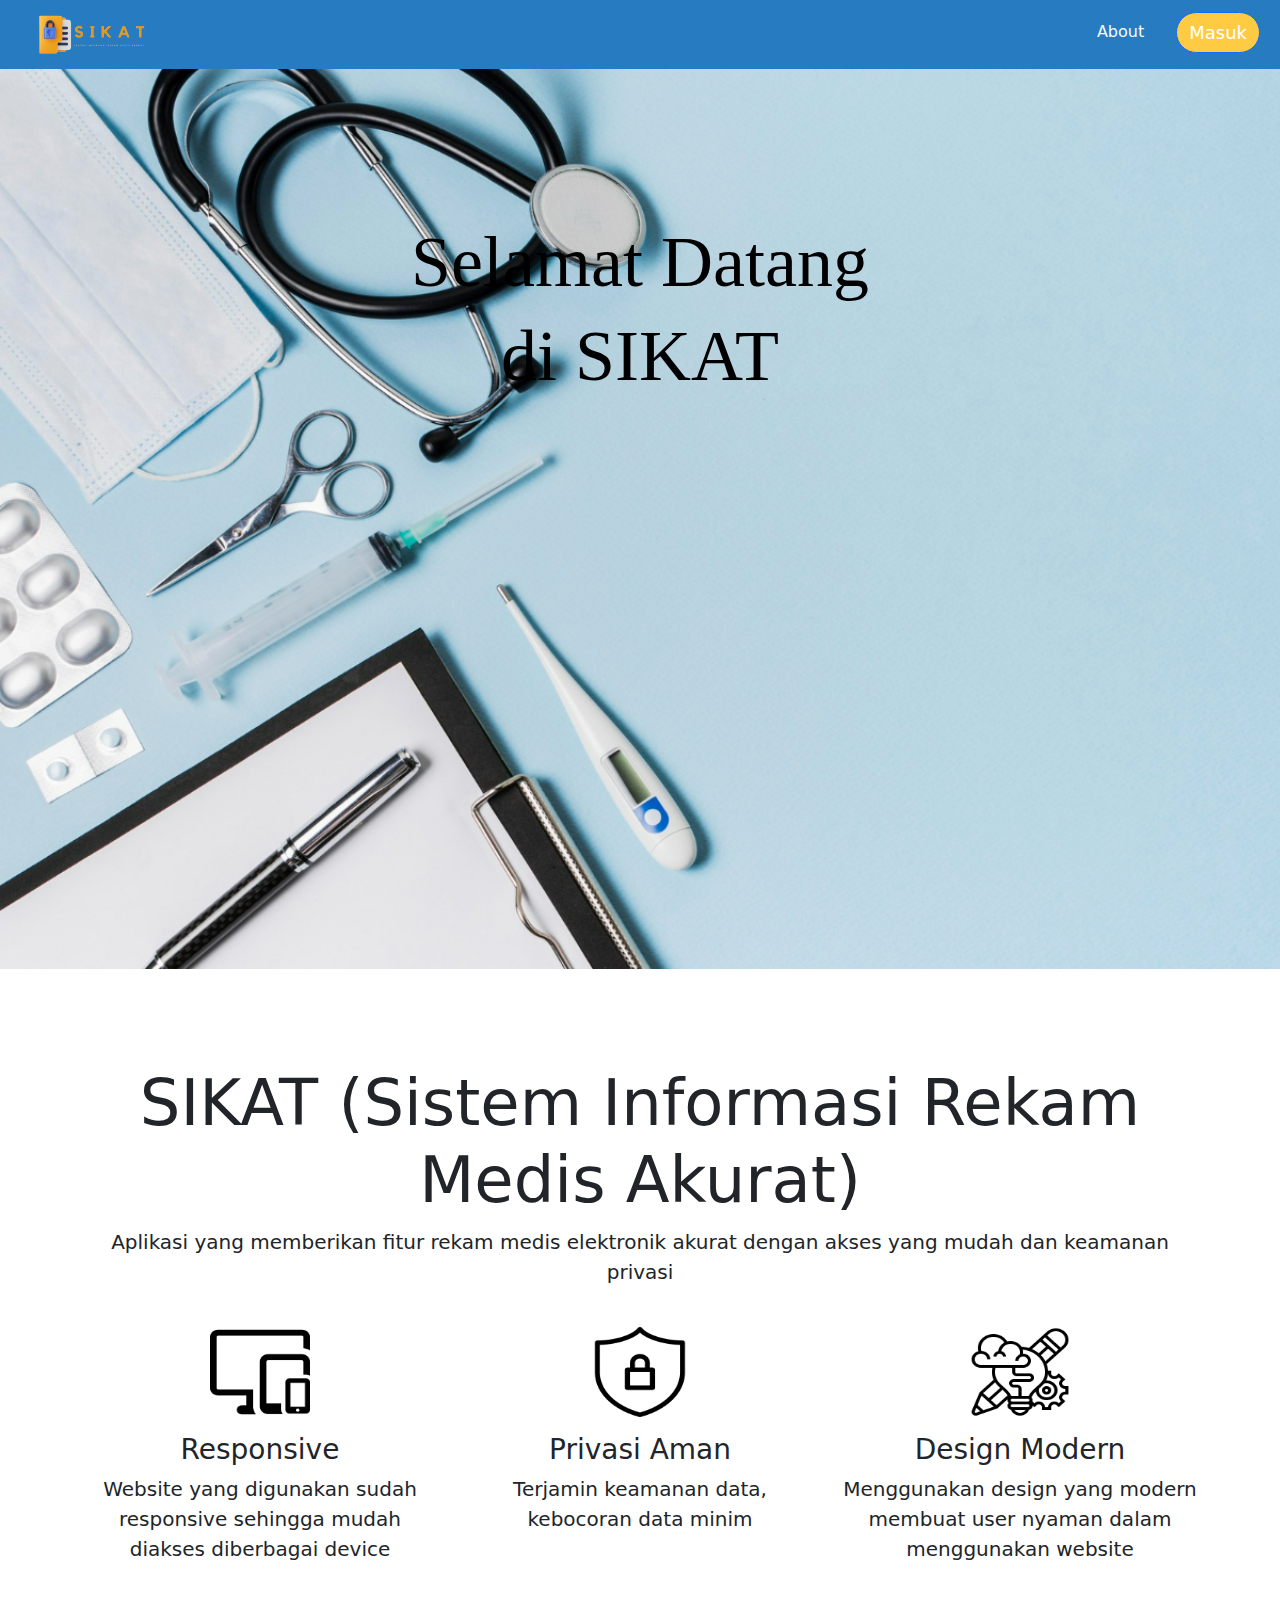
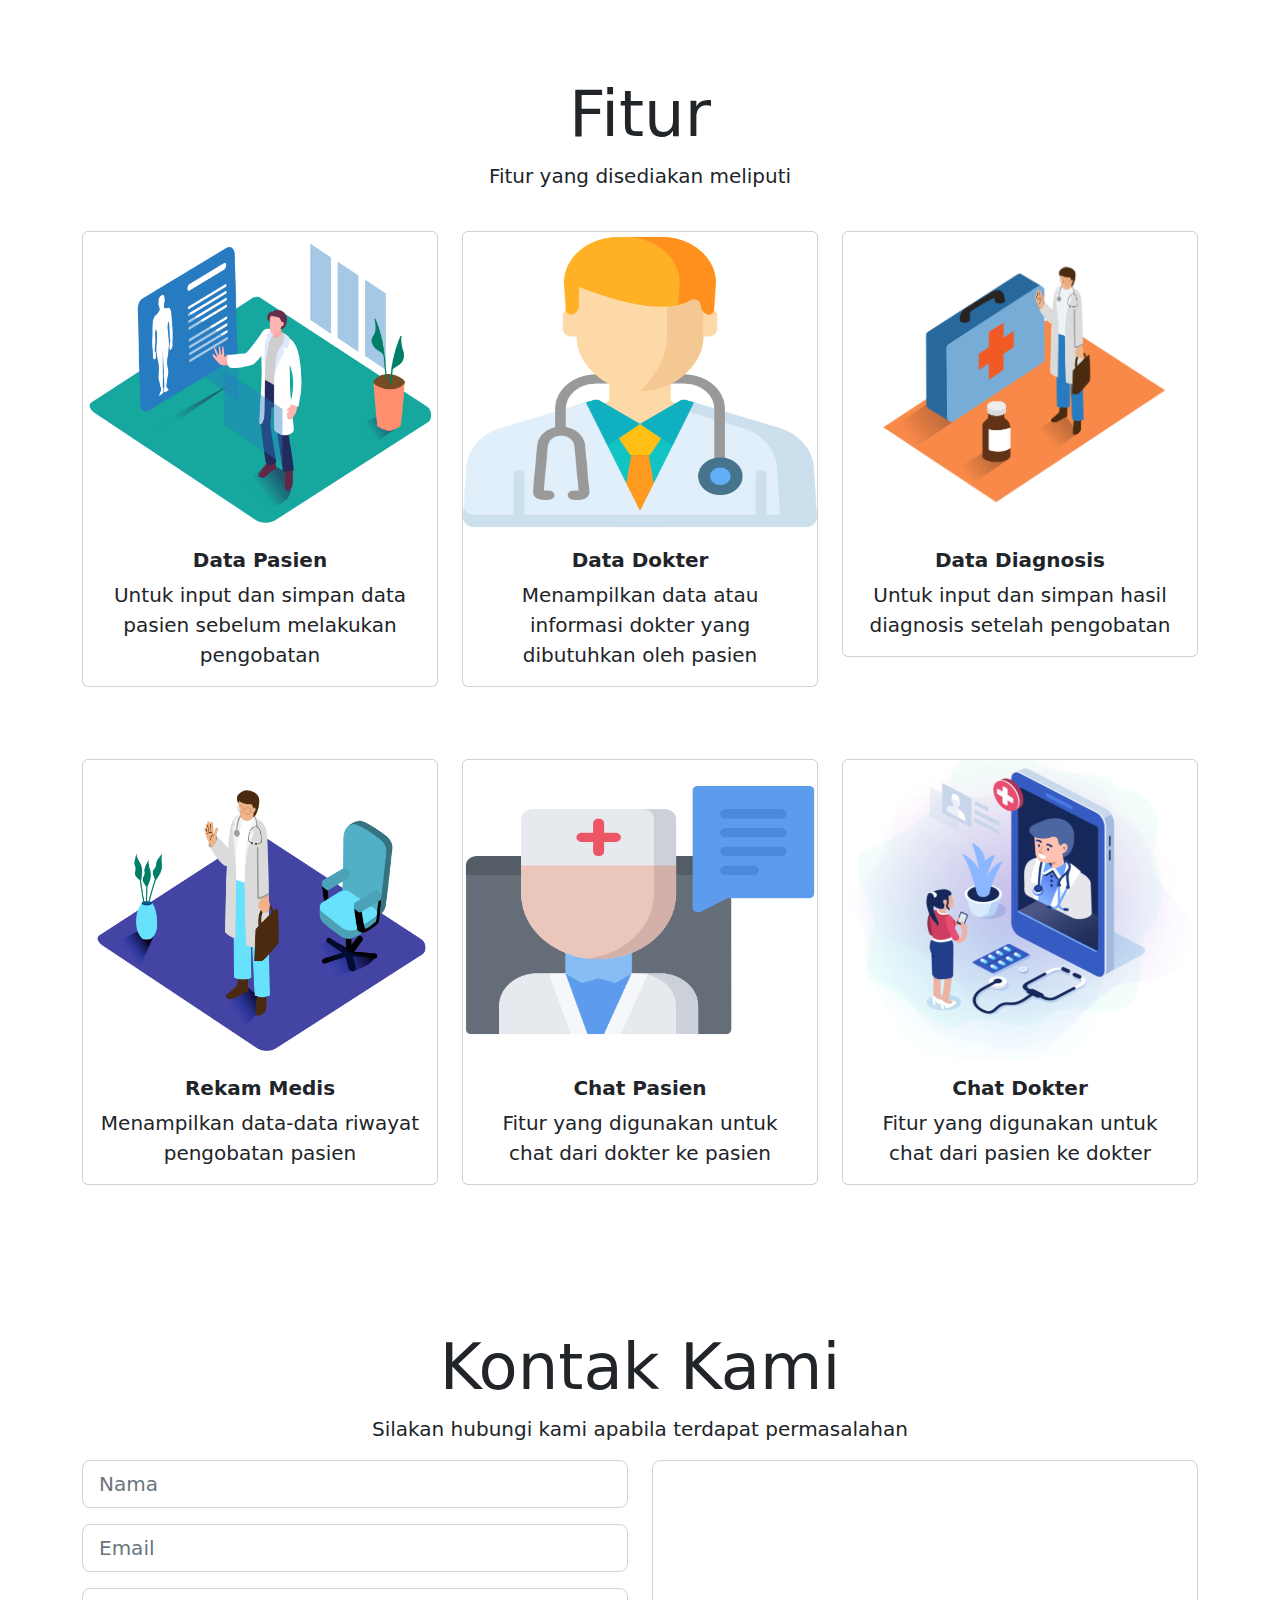
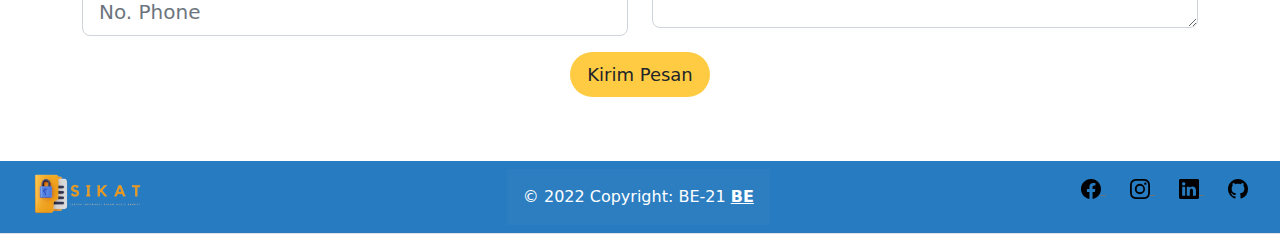
<file: index.html>
<!DOCTYPE html>
<html lang="en">
<head>
    <meta charset="UTF-8">
    <meta http-equiv="X-UA-Compatible" content="IE=edge">
    <meta name="viewport" content="width=device-width, initial-scale=1.0">
    <title>HomePage</title>

    <link rel="stylesheet" href="css/bootstrap.min.css">
    <script src="js/bootstrap.bundle.min.js"></script>
    <script type="js/bootstrap.min.js"></script>

    <link rel="stylesheet" href="home.css">
</head>
<body>
    <header>
        <nav class="navbar navbar-expand-lg"style="background-color: #277BC0;">
          <div class="container-fluid">
            <img src="./asset/logoSikat-removebg-preview.png" class="logo" alt="Bootstrap" width="120" height="50">
            <button class="navbar-toggler" type="button" data-bs-toggle="collapse" data-bs-target="#navbarSupportedContent" aria-controls="navbarSupportedContent" aria-expanded="false" aria-label="Toggle navigation">
              <span class="navbar-toggler-icon"></span>
            </button>
            <div class="collapse navbar-collapse Kumenu" id="navbarSupportedContent">
              <ul class="navbar-nav ms-auto mb-2 mb-lg-0">
                <li class="nav-item">
                  <a class="nav-link active mt-1 text-light listMenu" aria-current="page" href="./about.html">About</a>
                </li>
                <i class="d-grid gap-2 d-md-3 mt-1 ms-1 mb-2 justify-content-md-end">
                    <a href="./login1.html"><button class="btn btn-primary me-md-2" type="button">Masuk</button> </a> 
                </i>
            </div>
          </div>
        </nav>
      </header>

    <div class="container-fluid banner mb-5">
        <div class="container text-center">
            <h4 class="display-2">Selamat Datang</h4> 
                <h4 class="display-2">di SIKAT</h4>
        </div>
    </div>

    <div class="container-fluid sikat pt-5 pb-5">
        <div class="container text-center">
            <h2 class="display-3" id="sikat">SIKAT (Sistem Informasi Rekam Medis Akurat)</h2>
            <p>Aplikasi yang memberikan fitur rekam medis elektronik akurat dengan akses yang mudah dan keamanan privasi</p>
            <div class="row pt-4">
                <div class="col-md-4">
                    <img src="./image/monitor-tablet-and-smartohone.png" class="device" width="100" height="90">
                    <h3 class="mt-3">Responsive</h3>
                <p>Website yang digunakan sudah responsive sehingga mudah diakses diberbagai device</p>
                </div>
                <div class="col-md-4">
                    <img src="./image/privacy.png" class="device" width="100" height="90">
                    <h3 class="mt-3">Privasi Aman</h3>
                <p>Terjamin keamanan data, kebocoran data minim</p>
                </div>
                <div class="col-md-4">
                    <img src="./image/design-thinking.png" class="device" width="100" height="90">
                    <h3 class="mt-3">Design Modern</h3>
                <p>Menggunakan design yang modern membuat user nyaman dalam menggunakan website</p>
                </div>
            </div>
        </div>
    </div>

    <div class="container-fluid pt-5 pb-5">
        <div class="container text-center">
            <h2 class="display-3" id="fiur">Fitur</h2>
            <p>Fitur yang disediakan meliputi</p>
            <div class="row pt-4 gx-4 gy-4">
                <div class="col-md-4 mb-5">
                    <div class="card">
                        <img src="./image/Human profile_Isometric 1.png" class="card-img-top" height="300" widht="300">
                        <div class="card-body">
                            <h5 class="card-title text-center">Data Pasien</h5>
                            <p class="card-text text-center">Untuk input dan simpan data pasien sebelum melakukan pengobatan</p>
                        </div>
                    </div>
                </div>
                <div class="col-md-4 mb-5">
                    <div class="card">
                        <img src="./image/doc.png" class="card-img-top" height="300" widht="150">
                        <div class="card-body crop-img">
                            <h5 class="card-title text-center">Data Dokter</h5>
                            <p class="card-text text-center">Menampilkan data atau informasi dokter yang dibutuhkan oleh pasien</p>
                        </div>
                    </div>
                </div>
                <div class="col-md-4 mb-5">
                    <div class="card crop-img">
                        <img src="./image/Doctor_Isometric 1.png" class="card-img-top" height="300" widht="150">
                        <div class="card-body">
                            <h5 class="card-title text-center">Data Diagnosis</h5>
                            <p class="card-text text-center">Untuk input dan simpan hasil diagnosis setelah pengobatan</p>
                        </div>
                    </div>
                </div>
                <div class="col-md-4 mb-5">
                    <div class="card crop-img">
                        <img src="./image/Doctor_Isometric (2) 1.png" class="card-img-top" height="300" widht="150">
                        <div class="card-body">
                            <h5 class="card-title text-center">Rekam Medis</h5>
                            <p class="card-text text-center">Menampilkan data-data riwayat pengobatan pasien</p>
                        </div>
                    </div>
                </div>
                <div class="col-md-4 mb-5">
                    <div class="card crop-img">
                        <img src="./image/doctor (4) 1.png" class="card-img-top" height="300" widht="150">
                        <div class="card-body">
                            <h5 class="card-title text-center">Chat Pasien</h5>
                            <p class="card-text text-center">Fitur yang digunakan untuk chat dari dokter ke pasien</p>
                        </div>
                    </div>
                </div>
                <div class="col-md-4 mb-5">
                    <div class="card crop-img">
                        <img src="./image/Instant-chat-with-your-doctors-2-640x640 1 (1).png" class="card-img-top" height="300" widht="150">
                        <div class="card-body">
                            <h5 class="card-title text-center">Chat Dokter</h5>
                            <p class="card-text text-center">Fitur yang digunakan untuk chat dari pasien ke dokter</p>
                        </div>
                    </div>
                </div>
            </div>
        </div>
    </div>

    <div class="container-fluid pt-5 pb-5 kontak">
        <div class="container">
            <h2 class="display-3 text-center" id="kontak">Kontak Kami</h2>
            <p class="text-center">
                Silakan hubungi kami apabila terdapat permasalahan
            </p>
            <div class="row pb-3">
                <div class="col-md-6">
                    <input class="form-control form-control-lg mb-3" type="text" placeholder="Nama"/>
                    <input class="form-control form-control-lg mb-3" type="text" placeholder="Email"/>
                    <input class="form-control form-control-lg mb-3" type="text" placeholder="No. Phone"/>
                </div>
                <div class="col-md-6">
                    <textarea class="form-control form-control-lg" rows="5"></textarea>
                </div>
                <div class="col-md-3 mx-auto text-center">
                    <button type="button" class="btn btn-lg">Kirim Pesan</button>
                </div>
            </div>
        </div>
    </div>

    <footer class="text-center text-lg-start bg-white text-muted">
        <section class="d-flex justify-content-center justify-content-lg-between p-2 border-bottom" style="background-color: #277BC0;">
    
        <div class="me-5 d-none d-lg-block">
            <img src="./image/Logoo.png" class="logo" alt="Bootstrap" width="120" height="50">
        </div>
    
    
        <div class="text-center p-3 text-white" style="background-color: rgba(255, 255, 255, 0.025);">
            © 2022 Copyright: BE-21
            <a class="text-reset fw-bold" href="https://mdbootstrap.com/">BE</a>
        </div>

    
        <div class="mt-2">
            <a href="" class="me-4 link-secondary">
            <svg xmlns="http://www.w3.org/2000/svg" width="20" height="20"  class="bi bi-facebook" viewBox="0 0 16 16">
                <path d="M16 8.049c0-4.446-3.582-8.05-8-8.05C3.58 0-.002 3.603-.002 8.05c0 4.017 2.926 7.347 6.75 7.951v-5.625h-2.03V8.05H6.75V6.275c0-2.017 1.195-3.131 3.022-3.131.876 0 1.791.157 1.791.157v1.98h-1.009c-.993 0-1.303.621-1.303 1.258v1.51h2.218l-.354 2.326H9.25V16c3.824-.604 6.75-3.934 6.75-7.951z"/>
            </svg>
            </a>
            <a href="" class="me-4 link-secondary">
            <svg xmlns="http://www.w3.org/2000/svg" width="20" height="20"  class="bi bi-instagram" viewBox="0 0 16 16">
                <path d="M8 0C5.829 0 5.556.01 4.703.048 3.85.088 3.269.222 2.76.42a3.917 3.917 0 0 0-1.417.923A3.927 3.927 0 0 0 .42 2.76C.222 3.268.087 3.85.048 4.7.01 5.555 0 5.827 0 8.001c0 2.172.01 2.444.048 3.297.04.852.174 1.433.372 1.942.205.526.478.972.923 1.417.444.445.89.719 1.416.923.51.198 1.09.333 1.942.372C5.555 15.99 5.827 16 8 16s2.444-.01 3.298-.048c.851-.04 1.434-.174 1.943-.372a3.916 3.916 0 0 0 1.416-.923c.445-.445.718-.891.923-1.417.197-.509.332-1.09.372-1.942C15.99 10.445 16 10.173 16 8s-.01-2.445-.048-3.299c-.04-.851-.175-1.433-.372-1.941a3.926 3.926 0 0 0-.923-1.417A3.911 3.911 0 0 0 13.24.42c-.51-.198-1.092-.333-1.943-.372C10.443.01 10.172 0 7.998 0h.003zm-.717 1.442h.718c2.136 0 2.389.007 3.232.046.78.035 1.204.166 1.486.275.373.145.64.319.92.599.28.28.453.546.598.92.11.281.24.705.275 1.485.039.843.047 1.096.047 3.231s-.008 2.389-.047 3.232c-.035.78-.166 1.203-.275 1.485a2.47 2.47 0 0 1-.599.919c-.28.28-.546.453-.92.598-.28.11-.704.24-1.485.276-.843.038-1.096.047-3.232.047s-2.39-.009-3.233-.047c-.78-.036-1.203-.166-1.485-.276a2.478 2.478 0 0 1-.92-.598 2.48 2.48 0 0 1-.6-.92c-.109-.281-.24-.705-.275-1.485-.038-.843-.046-1.096-.046-3.233 0-2.136.008-2.388.046-3.231.036-.78.166-1.204.276-1.486.145-.373.319-.64.599-.92.28-.28.546-.453.92-.598.282-.11.705-.24 1.485-.276.738-.034 1.024-.044 2.515-.045v.002zm4.988 1.328a.96.96 0 1 0 0 1.92.96.96 0 0 0 0-1.92zm-4.27 1.122a4.109 4.109 0 1 0 0 8.217 4.109 4.109 0 0 0 0-8.217zm0 1.441a2.667 2.667 0 1 1 0 5.334 2.667 2.667 0 0 1 0-5.334z"/>
            </svg>
            </a>
            <a href="" class="me-4 link-secondary">
            <svg xmlns="http://www.w3.org/2000/svg" width="20" height="20"  class="bi bi-linkedin" viewBox="0 0 16 16">
                <path d="M0 1.146C0 .513.526 0 1.175 0h13.65C15.474 0 16 .513 16 1.146v13.708c0 .633-.526 1.146-1.175 1.146H1.175C.526 16 0 15.487 0 14.854V1.146zm4.943 12.248V6.169H2.542v7.225h2.401zm-1.2-8.212c.837 0 1.358-.554 1.358-1.248-.015-.709-.52-1.248-1.342-1.248-.822 0-1.359.54-1.359 1.248 0 .694.521 1.248 1.327 1.248h.016zm4.908 8.212V9.359c0-.216.016-.432.08-.586.173-.431.568-.878 1.232-.878.869 0 1.216.662 1.216 1.634v3.865h2.401V9.25c0-2.22-1.184-3.252-2.764-3.252-1.274 0-1.845.7-2.165 1.193v.025h-.016a5.54 5.54 0 0 1 .016-.025V6.169h-2.4c.03.678 0 7.225 0 7.225h2.4z"/>
            </svg>
            </a>
            <a href="" class="me-4 link-secondary">
            <svg xmlns="http://www.w3.org/2000/svg" width="20" height="20" class="bi bi-github" viewBox="0 0 16 16">
                <path d="M8 0C3.58 0 0 3.58 0 8c0 3.54 2.29 6.53 5.47 7.59.4.07.55-.17.55-.38 0-.19-.01-.82-.01-1.49-2.01.37-2.53-.49-2.69-.94-.09-.23-.48-.94-.82-1.13-.28-.15-.68-.52-.01-.53.63-.01 1.08.58 1.23.82.72 1.21 1.87.87 2.33.66.07-.52.28-.87.51-1.07-1.78-.2-3.64-.89-3.64-3.95 0-.87.31-1.59.82-2.15-.08-.2-.36-1.02.08-2.12 0 0 .67-.21 2.2.82.64-.18 1.32-.27 2-.27.68 0 1.36.09 2 .27 1.53-1.04 2.2-.82 2.2-.82.44 1.1.16 1.92.08 2.12.51.56.82 1.27.82 2.15 0 3.07-1.87 3.75-3.65 3.95.29.25.54.73.54 1.48 0 1.07-.01 1.93-.01 2.2 0 .21.15.46.55.38A8.012 8.012 0 0 0 16 8c0-4.42-3.58-8-8-8z"/>
            </svg>
            </a>
        </div>
        </section>
    </footer>
</body>
</html>
</file>
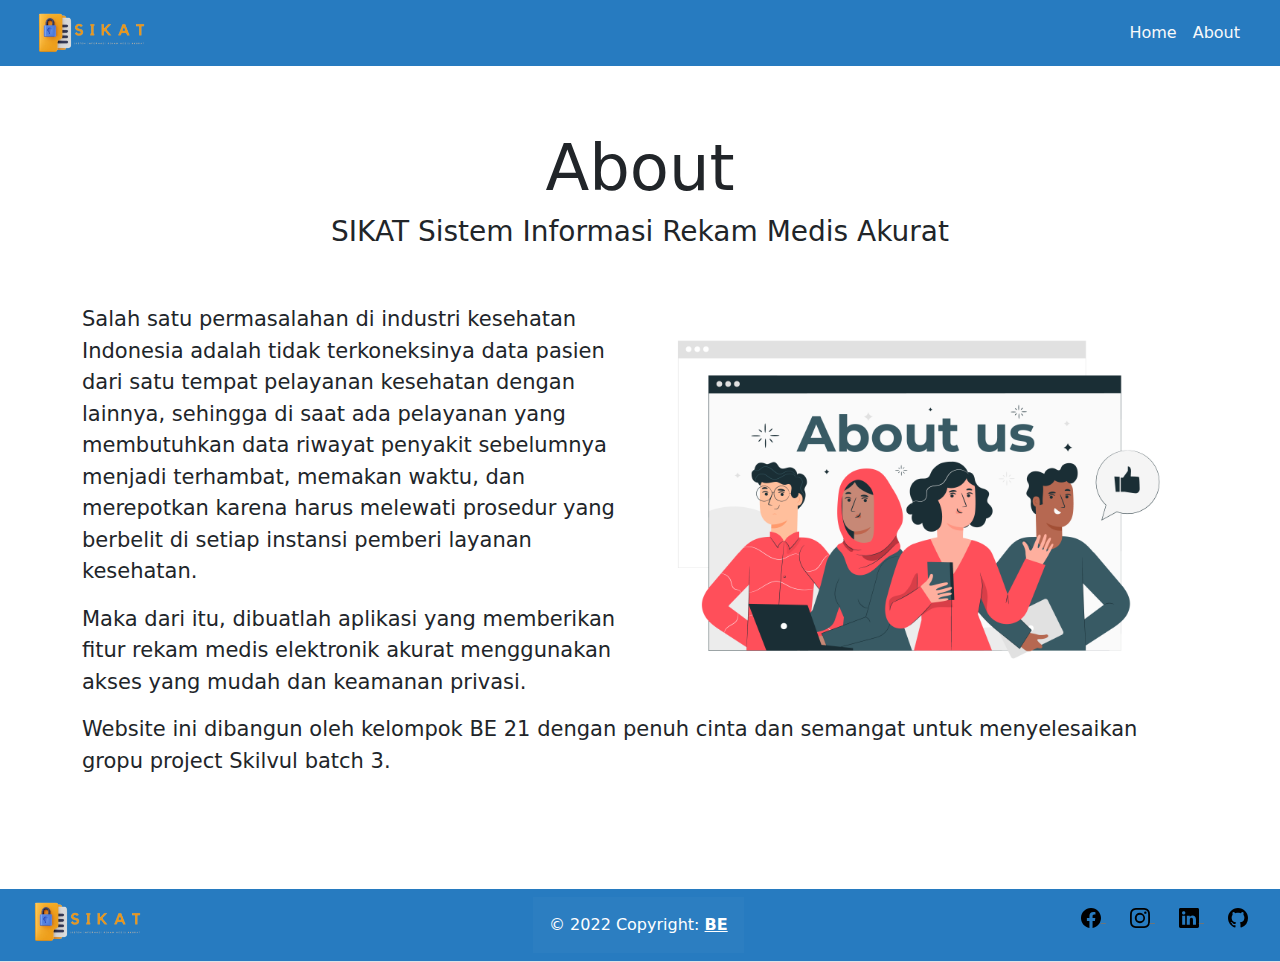
<file: about.html>
<!DOCTYPE html>
<html lang="en">
<head>
    <meta charset="UTF-8">
    <meta http-equiv="X-UA-Compatible" content="IE=edge">
    <meta name="viewport" content="width=\, initial-scale=1.0">
    <title>About</title>

    <link rel="stylesheet" href="css/bootstrap.min.css">
    <script src="js/bootstrap.bundle.min.js"></script>
    <script type="js/bootstrap.min.js"></script>

    <link rel="stylesheet" href="about.css">
</head>
<body>
    <header>
        <nav class="navbar navbar-expand-lg"style="background-color: #277BC0;">
            <div class="container-fluid">
            <img src="./asset/logoSikat-removebg-preview.png" class="logo" alt="Bootstrap" width="120" height="50">
            <button class="navbar-toggler" type="button" data-bs-toggle="collapse" data-bs-target="#navbarSupportedContent" aria-controls="navbarSupportedContent" aria-expanded="false" aria-label="Toggle navigation">
                <span class="navbar-toggler-icon"></span>
            </button>
            <div class="collapse navbar-collapse Kumenu" id="navbarSupportedContent">
                <ul class="navbar-nav ms-auto mb-2 mb-lg-0">
                <li class="nav-item">
                    <a class="nav-link active text-light listMenu" aria-current="page" href="./menu.html">Home</a>
                </li>
                <li class="nav-item">
                    <a class="nav-link active text-light listMenu" aria-current="page" href="">About</a>
                </li>
            </div>
            </div>
        </nav>
    </header>

    <div class="container-fluid pt-5 pb-5 mt-3">
        <div class="container">
            <h2 class="display-3 text-center">About</h2>
            <h3 class="text-center">
                SIKAT
                Sistem Informasi Rekam Medis Akurat
            </h3>
            <div class="clearfix pt-5">
                <img src="./image/about.jpg" 
                class="col-md-6 float-md-end mb-3 crop-img" 
                width="300"
                />
                <p>
                    Salah satu permasalahan di industri kesehatan Indonesia adalah tidak terkoneksinya data pasien dari satu tempat pelayanan kesehatan dengan lainnya, sehingga di saat ada pelayanan yang membutuhkan data riwayat penyakit sebelumnya menjadi terhambat, memakan waktu, dan merepotkan karena harus melewati prosedur yang berbelit di setiap instansi pemberi layanan kesehatan.
                </p>
                <p>
                    Maka dari itu, dibuatlah aplikasi yang memberikan fitur rekam medis elektronik akurat menggunakan akses yang mudah dan keamanan privasi.
                </p>
                <p>
                    Website ini dibangun oleh kelompok BE 21 dengan penuh cinta dan semangat untuk menyelesaikan gropu project Skilvul batch 3.
                </p>
            </div>
        </div>
    </div>

    <footer class="text-center text-lg-start bg-white text-muted mt-5">
        <section class="d-flex justify-content-center justify-content-lg-between p-2 border-bottom" style="background-color: #277BC0;">
        <!-- Left -->
        <div class="me-5 d-none d-lg-block">
            <img src="./asset/logoSikat-removebg-preview.png" class="logo" alt="Bootstrap" width="120" height="50">
        </div>
        <!-- Left -->
    
        <div class="text-center p-3 text-white" style="background-color: rgba(255, 255, 255, 0.025);">
            © 2022 Copyright:
            <a class="text-reset fw-bold" href="https://mdbootstrap.com/">BE</a>
        </div>
    
        <!-- Right -->
        <div class="mt-2">
            <a href="" class="me-4 link-secondary">
            <svg xmlns="http://www.w3.org/2000/svg" width="20" height="20"  class="bi bi-facebook" viewBox="0 0 16 16">
                <path d="M16 8.049c0-4.446-3.582-8.05-8-8.05C3.58 0-.002 3.603-.002 8.05c0 4.017 2.926 7.347 6.75 7.951v-5.625h-2.03V8.05H6.75V6.275c0-2.017 1.195-3.131 3.022-3.131.876 0 1.791.157 1.791.157v1.98h-1.009c-.993 0-1.303.621-1.303 1.258v1.51h2.218l-.354 2.326H9.25V16c3.824-.604 6.75-3.934 6.75-7.951z"/>
            </svg>
            </a>
            <a href="" class="me-4 link-secondary">
            <svg xmlns="http://www.w3.org/2000/svg" width="20" height="20"  class="bi bi-instagram" viewBox="0 0 16 16">
                <path d="M8 0C5.829 0 5.556.01 4.703.048 3.85.088 3.269.222 2.76.42a3.917 3.917 0 0 0-1.417.923A3.927 3.927 0 0 0 .42 2.76C.222 3.268.087 3.85.048 4.7.01 5.555 0 5.827 0 8.001c0 2.172.01 2.444.048 3.297.04.852.174 1.433.372 1.942.205.526.478.972.923 1.417.444.445.89.719 1.416.923.51.198 1.09.333 1.942.372C5.555 15.99 5.827 16 8 16s2.444-.01 3.298-.048c.851-.04 1.434-.174 1.943-.372a3.916 3.916 0 0 0 1.416-.923c.445-.445.718-.891.923-1.417.197-.509.332-1.09.372-1.942C15.99 10.445 16 10.173 16 8s-.01-2.445-.048-3.299c-.04-.851-.175-1.433-.372-1.941a3.926 3.926 0 0 0-.923-1.417A3.911 3.911 0 0 0 13.24.42c-.51-.198-1.092-.333-1.943-.372C10.443.01 10.172 0 7.998 0h.003zm-.717 1.442h.718c2.136 0 2.389.007 3.232.046.78.035 1.204.166 1.486.275.373.145.64.319.92.599.28.28.453.546.598.92.11.281.24.705.275 1.485.039.843.047 1.096.047 3.231s-.008 2.389-.047 3.232c-.035.78-.166 1.203-.275 1.485a2.47 2.47 0 0 1-.599.919c-.28.28-.546.453-.92.598-.28.11-.704.24-1.485.276-.843.038-1.096.047-3.232.047s-2.39-.009-3.233-.047c-.78-.036-1.203-.166-1.485-.276a2.478 2.478 0 0 1-.92-.598 2.48 2.48 0 0 1-.6-.92c-.109-.281-.24-.705-.275-1.485-.038-.843-.046-1.096-.046-3.233 0-2.136.008-2.388.046-3.231.036-.78.166-1.204.276-1.486.145-.373.319-.64.599-.92.28-.28.546-.453.92-.598.282-.11.705-.24 1.485-.276.738-.034 1.024-.044 2.515-.045v.002zm4.988 1.328a.96.96 0 1 0 0 1.92.96.96 0 0 0 0-1.92zm-4.27 1.122a4.109 4.109 0 1 0 0 8.217 4.109 4.109 0 0 0 0-8.217zm0 1.441a2.667 2.667 0 1 1 0 5.334 2.667 2.667 0 0 1 0-5.334z"/>
            </svg>
            </a>
            <a href="" class="me-4 link-secondary">
            <svg xmlns="http://www.w3.org/2000/svg" width="20" height="20"  class="bi bi-linkedin" viewBox="0 0 16 16">
                <path d="M0 1.146C0 .513.526 0 1.175 0h13.65C15.474 0 16 .513 16 1.146v13.708c0 .633-.526 1.146-1.175 1.146H1.175C.526 16 0 15.487 0 14.854V1.146zm4.943 12.248V6.169H2.542v7.225h2.401zm-1.2-8.212c.837 0 1.358-.554 1.358-1.248-.015-.709-.52-1.248-1.342-1.248-.822 0-1.359.54-1.359 1.248 0 .694.521 1.248 1.327 1.248h.016zm4.908 8.212V9.359c0-.216.016-.432.08-.586.173-.431.568-.878 1.232-.878.869 0 1.216.662 1.216 1.634v3.865h2.401V9.25c0-2.22-1.184-3.252-2.764-3.252-1.274 0-1.845.7-2.165 1.193v.025h-.016a5.54 5.54 0 0 1 .016-.025V6.169h-2.4c.03.678 0 7.225 0 7.225h2.4z"/>
            </svg>
            </a>
            <a href="" class="me-4 link-secondary">
            <svg xmlns="http://www.w3.org/2000/svg" width="20" height="20" class="bi bi-github" viewBox="0 0 16 16">
                <path d="M8 0C3.58 0 0 3.58 0 8c0 3.54 2.29 6.53 5.47 7.59.4.07.55-.17.55-.38 0-.19-.01-.82-.01-1.49-2.01.37-2.53-.49-2.69-.94-.09-.23-.48-.94-.82-1.13-.28-.15-.68-.52-.01-.53.63-.01 1.08.58 1.23.82.72 1.21 1.87.87 2.33.66.07-.52.28-.87.51-1.07-1.78-.2-3.64-.89-3.64-3.95 0-.87.31-1.59.82-2.15-.08-.2-.36-1.02.08-2.12 0 0 .67-.21 2.2.82.64-.18 1.32-.27 2-.27.68 0 1.36.09 2 .27 1.53-1.04 2.2-.82 2.2-.82.44 1.1.16 1.92.08 2.12.51.56.82 1.27.82 2.15 0 3.07-1.87 3.75-3.65 3.95.29.25.54.73.54 1.48 0 1.07-.01 1.93-.01 2.2 0 .21.15.46.55.38A8.012 8.012 0 0 0 16 8c0-4.42-3.58-8-8-8z"/>
            </svg>
            </a>
        </div>
        </section>
    </footer>
</body>
</html>
</file>
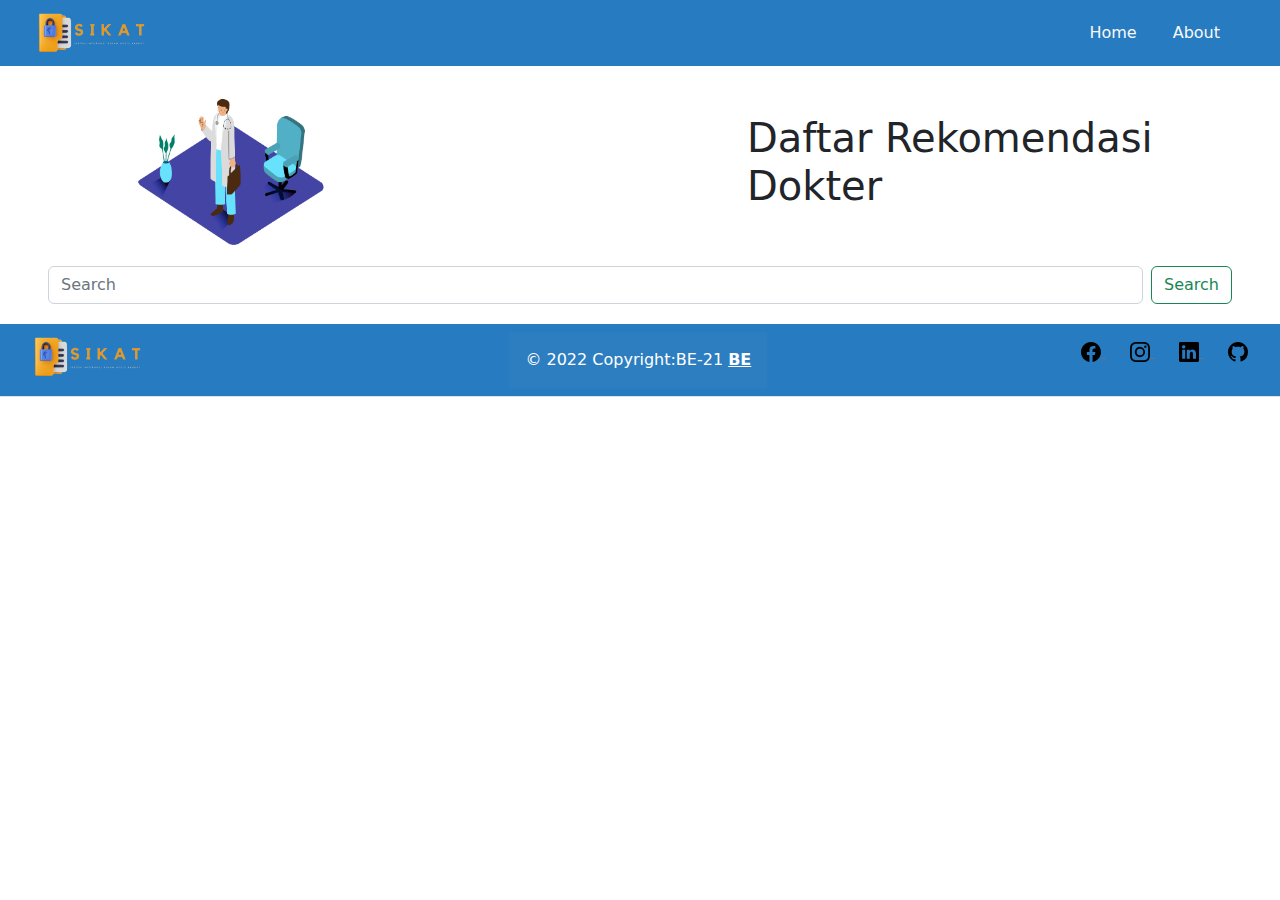
<file: dokter.html>
<!DOCTYPE html>
<html lang="en">
<head>
    <meta charset="UTF-8">
    <meta http-equiv="X-UA-Compatible" content="IE=edge">
    <meta name="viewport" content="width=device-width, initial-scale=1.0">
    <title>Daftar Dokter</title>

    <link rel="stylesheet" href="css/bootstrap.min.css">
    <script src="js/bootstrap.bundle.min.js"></script>
    <script type="js/bootstrap.min.js"></script>

    <link rel="stylesheet" href="dokter.css">
</head>
<body>
    <header>
      <nav class="navbar navbar-expand-lg"style="background-color: #277BC0;">
        <div class="container-fluid">
          <img src="./asset/logoSikat-removebg-preview.png" class="logo" alt="Bootstrap" width="120" height="50">
          <button class="navbar-toggler" type="button" data-bs-toggle="collapse" data-bs-target="#navbarSupportedContent" aria-controls="navbarSupportedContent" aria-expanded="false" aria-label="Toggle navigation">
            <span class="navbar-toggler-icon"></span>
          </button>
          <div class="collapse navbar-collapse Kumenu" id="navbarSupportedContent">
            <ul class="navbar-nav ms-auto mb-2 mb-lg-0">
              <li class="nav-item">
                <a class="nav-link active text-light listMenu" aria-current="page" href="./index.html">Home</a>
              </li>
              <li class="nav-item">
                <a class="nav-link active text-light listMenu" aria-current="page" href="./about.html">About</a>
              </li>
          </div>
        </div>
      </nav>
    </header>

    <!--Judul atasan-->
    <div class="container mt-3">
      <div class="row align-items-center justify-content-between mb-3">
        <div class="col-4 ms-5">
          <img src="./asset/Doctor_Isometric (2) 1.png" alt="" width="200">
        </div>

        <div class="col-5 ms-4" >
          <h1>Daftar Rekomendasi Dokter</h1>
        </div>
      </div>
      </div>


    <!-- Button search-->
    <form class="d-flex m-5 mt-3 mb-0"role="search" id="form">
      <input class="form-control me-2 lign-items-center" id="search" type="search"  placeholder="Search" aria-label="Search">
      <button class="btn btn-outline-success" type="submit" id="search">Search</button>
    </form>
    <!-- tampilan dokter-->
    <div id="listDokter" class="d-flex flex-wrap justify-content-beetwen mt-0 content">

    </div>

    <!-- Footer -->
<footer class="text-center text-lg-start bg-white text-muted">
  <section class="d-flex justify-content-center justify-content-lg-between p-2 border-bottom" style="background-color: #277BC0;">
    <!-- Left -->
    <div class="me-5 d-none d-lg-block">
      <img src="./asset/logoSikat-removebg-preview.png" class="logo" alt="Bootstrap" width="120" height="50">
    </div>
    <!-- Left -->

    <div class="text-center p-3 text-white" style="background-color: rgba(255, 255, 255, 0.025);">
      © 2022 Copyright:BE-21
      <a class="text-reset fw-bold" href="https://mdbootstrap.com/">BE</a>
    </div>

    <!-- Right -->
    <div class="mt-2">
      <a href="" class="me-4 link-secondary">
        <svg xmlns="http://www.w3.org/2000/svg" width="20" height="20"  class="bi bi-facebook" viewBox="0 0 16 16">
          <path d="M16 8.049c0-4.446-3.582-8.05-8-8.05C3.58 0-.002 3.603-.002 8.05c0 4.017 2.926 7.347 6.75 7.951v-5.625h-2.03V8.05H6.75V6.275c0-2.017 1.195-3.131 3.022-3.131.876 0 1.791.157 1.791.157v1.98h-1.009c-.993 0-1.303.621-1.303 1.258v1.51h2.218l-.354 2.326H9.25V16c3.824-.604 6.75-3.934 6.75-7.951z"/>
        </svg>
      </a>
      <a href="" class="me-4 link-secondary">
        <svg xmlns="http://www.w3.org/2000/svg" width="20" height="20"  class="bi bi-instagram" viewBox="0 0 16 16">
          <path d="M8 0C5.829 0 5.556.01 4.703.048 3.85.088 3.269.222 2.76.42a3.917 3.917 0 0 0-1.417.923A3.927 3.927 0 0 0 .42 2.76C.222 3.268.087 3.85.048 4.7.01 5.555 0 5.827 0 8.001c0 2.172.01 2.444.048 3.297.04.852.174 1.433.372 1.942.205.526.478.972.923 1.417.444.445.89.719 1.416.923.51.198 1.09.333 1.942.372C5.555 15.99 5.827 16 8 16s2.444-.01 3.298-.048c.851-.04 1.434-.174 1.943-.372a3.916 3.916 0 0 0 1.416-.923c.445-.445.718-.891.923-1.417.197-.509.332-1.09.372-1.942C15.99 10.445 16 10.173 16 8s-.01-2.445-.048-3.299c-.04-.851-.175-1.433-.372-1.941a3.926 3.926 0 0 0-.923-1.417A3.911 3.911 0 0 0 13.24.42c-.51-.198-1.092-.333-1.943-.372C10.443.01 10.172 0 7.998 0h.003zm-.717 1.442h.718c2.136 0 2.389.007 3.232.046.78.035 1.204.166 1.486.275.373.145.64.319.92.599.28.28.453.546.598.92.11.281.24.705.275 1.485.039.843.047 1.096.047 3.231s-.008 2.389-.047 3.232c-.035.78-.166 1.203-.275 1.485a2.47 2.47 0 0 1-.599.919c-.28.28-.546.453-.92.598-.28.11-.704.24-1.485.276-.843.038-1.096.047-3.232.047s-2.39-.009-3.233-.047c-.78-.036-1.203-.166-1.485-.276a2.478 2.478 0 0 1-.92-.598 2.48 2.48 0 0 1-.6-.92c-.109-.281-.24-.705-.275-1.485-.038-.843-.046-1.096-.046-3.233 0-2.136.008-2.388.046-3.231.036-.78.166-1.204.276-1.486.145-.373.319-.64.599-.92.28-.28.546-.453.92-.598.282-.11.705-.24 1.485-.276.738-.034 1.024-.044 2.515-.045v.002zm4.988 1.328a.96.96 0 1 0 0 1.92.96.96 0 0 0 0-1.92zm-4.27 1.122a4.109 4.109 0 1 0 0 8.217 4.109 4.109 0 0 0 0-8.217zm0 1.441a2.667 2.667 0 1 1 0 5.334 2.667 2.667 0 0 1 0-5.334z"/>
        </svg>
      </a>
      <a href="" class="me-4 link-secondary">
        <svg xmlns="http://www.w3.org/2000/svg" width="20" height="20"  class="bi bi-linkedin" viewBox="0 0 16 16">
          <path d="M0 1.146C0 .513.526 0 1.175 0h13.65C15.474 0 16 .513 16 1.146v13.708c0 .633-.526 1.146-1.175 1.146H1.175C.526 16 0 15.487 0 14.854V1.146zm4.943 12.248V6.169H2.542v7.225h2.401zm-1.2-8.212c.837 0 1.358-.554 1.358-1.248-.015-.709-.52-1.248-1.342-1.248-.822 0-1.359.54-1.359 1.248 0 .694.521 1.248 1.327 1.248h.016zm4.908 8.212V9.359c0-.216.016-.432.08-.586.173-.431.568-.878 1.232-.878.869 0 1.216.662 1.216 1.634v3.865h2.401V9.25c0-2.22-1.184-3.252-2.764-3.252-1.274 0-1.845.7-2.165 1.193v.025h-.016a5.54 5.54 0 0 1 .016-.025V6.169h-2.4c.03.678 0 7.225 0 7.225h2.4z"/>
        </svg>
      </a>
      <a href="" class="me-4 link-secondary">
        <svg xmlns="http://www.w3.org/2000/svg" width="20" height="20" class="bi bi-github" viewBox="0 0 16 16">
          <path d="M8 0C3.58 0 0 3.58 0 8c0 3.54 2.29 6.53 5.47 7.59.4.07.55-.17.55-.38 0-.19-.01-.82-.01-1.49-2.01.37-2.53-.49-2.69-.94-.09-.23-.48-.94-.82-1.13-.28-.15-.68-.52-.01-.53.63-.01 1.08.58 1.23.82.72 1.21 1.87.87 2.33.66.07-.52.28-.87.51-1.07-1.78-.2-3.64-.89-3.64-3.95 0-.87.31-1.59.82-2.15-.08-.2-.36-1.02.08-2.12 0 0 .67-.21 2.2.82.64-.18 1.32-.27 2-.27.68 0 1.36.09 2 .27 1.53-1.04 2.2-.82 2.2-.82.44 1.1.16 1.92.08 2.12.51.56.82 1.27.82 2.15 0 3.07-1.87 3.75-3.65 3.95.29.25.54.73.54 1.48 0 1.07-.01 1.93-.01 2.2 0 .21.15.46.55.38A8.012 8.012 0 0 0 16 8c0-4.42-3.58-8-8-8z"/>
        </svg>
      </a>
    </div>
  </section>
</footer>
<!-- Footer -->
    <script src="dokter.js"></script>
</body>
</html>
</file>
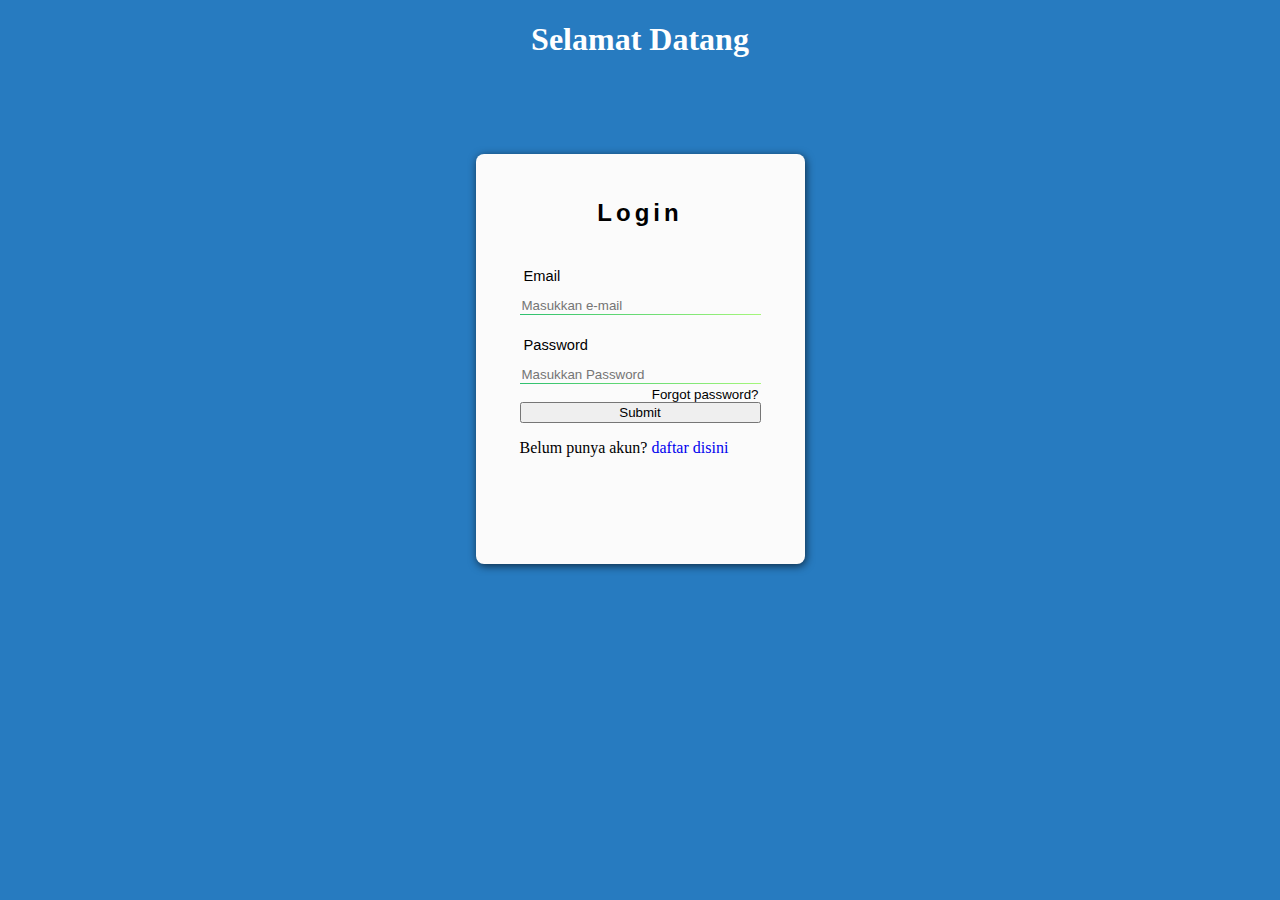
<file: login1.html>
<!doctype html>
<html lang="en">
  <head>
    <meta charset="utf-8">
    <meta name="viewport" content="width=device-width, initial-scale=1">
    <title>Bootstrap demo</title>
    <link href="https://cdn.jsdelivr.net/npm/bootstrap@5.2.2/dist/css/bootstrap.min.css" rel="stylesheet" integrity="sha384-Zenh87qX5JnK2Jl0vWa8Ck2rdkQ2Bzep5IDxbcnCeuOxjzrPF/et3URy9Bv1WTRi" crossorigin="anonymous">
    <link rel="stylesheet" href="login1.css">
  </head>
  <body>
    <h1 style="text-align: center; color: white;" class="judul">Selamat Datang</h1>
    <body>
        <div id="card">
          <div id="card-content">
            <div id="card-title">
                <h2>Login</h2>
            </div>
            <form method="post" class="form">
              <label for="user-email" style="padding-top:13px">
                  &nbsp;Email
                </label>
              <input id="email" class="form-content" type="email" name="email" autocomplete="on" required placeholder="Masukkan e-mail"/>
              <div class="form-border"></div>
              <label for="user-password" style="padding-top:22px">&nbsp;Password
                </label>
              <input id="password" class="form-content" type="password" name="password" required placeholder="Masukkan Password"/>
              <div class="form-border"></div>
              <a href="#">
                <legend id="forgot-pass">Forgot password?</legend>
              </a>
              <button id="login-btn" type="button" class="btn btn-primary">Submit</button>
              <p>Belum punya akun? <span><a href="./register1.html" class="text">daftar disini</a></span></p>
            </form>
          </div>
        </div>
        <script src="/login1.js" ></script>
  </body>
</html>
</file>
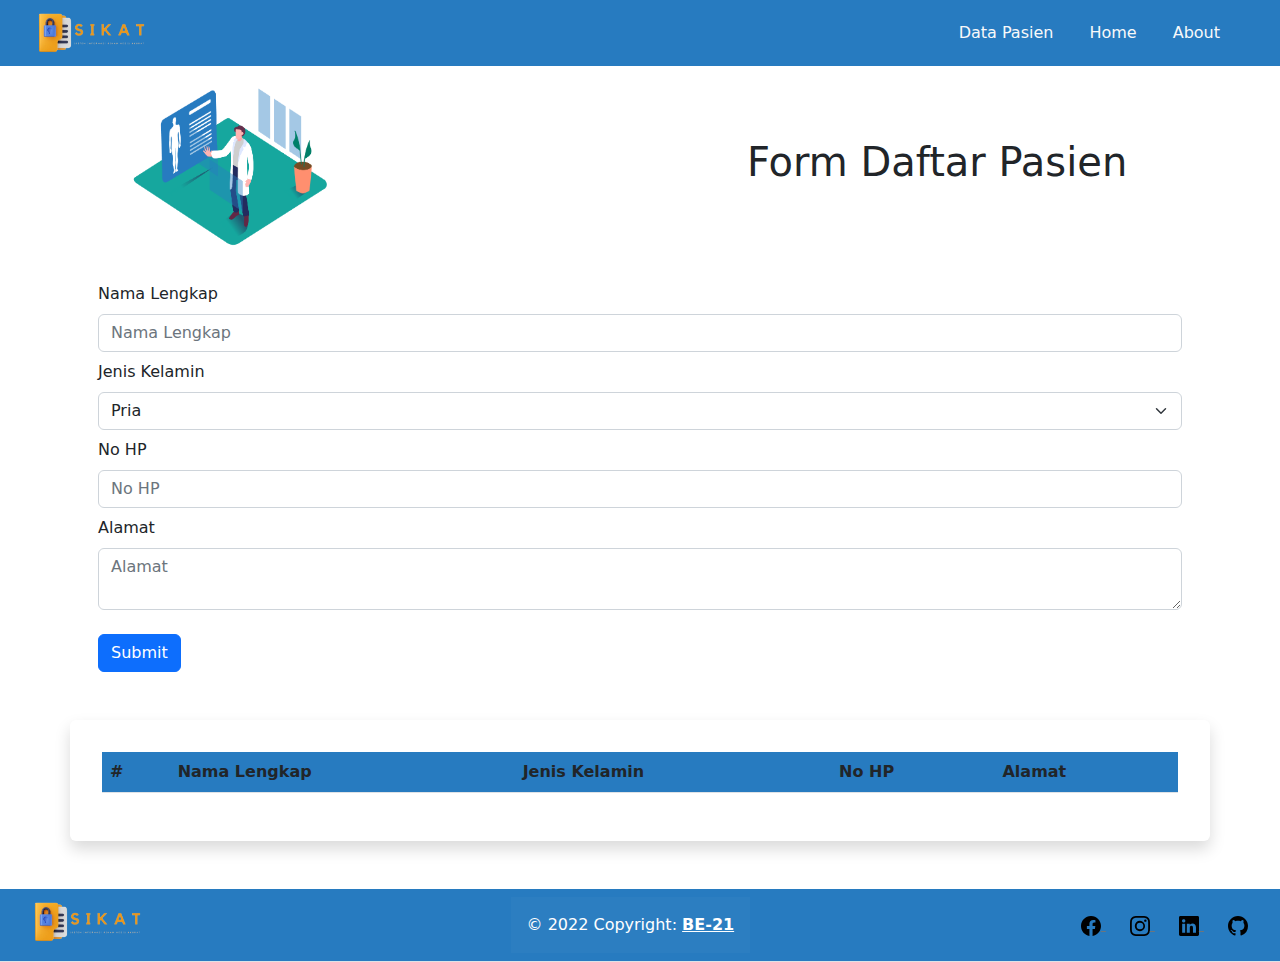
<file: pasien.html>
<!DOCTYPE html>
<html lang="en">
<head>
    <meta charset="UTF-8">
    <meta http-equiv="X-UA-Compatible" content="IE=edge">
    <meta name="viewport" content="width=device-width, initial-scale=1.0">
    <title>Data Pasien</title>

    <link rel="stylesheet" href="css/bootstrap.min.css">
    <script src="js/bootstrap.bundle.min.js"></script>
    <script type="js/bootstrap.min.js"></script>

    <link rel="stylesheet" href="dokter.css">
</head>
<body>
    <!--Navbar-->
    <header>
        <nav class="navbar navbar-expand-lg"style="background-color: #277BC0;">
          <div class="container-fluid">
            <img src="./asset/logoSikat-removebg-preview.png" class="logo" alt="Bootstrap" width="120" height="50">
            <button class="navbar-toggler" type="button" data-bs-toggle="collapse" data-bs-target="#navbarSupportedContent" aria-controls="navbarSupportedContent" aria-expanded="false" aria-label="Toggle navigation">
              <span class="navbar-toggler-icon"></span>
            </button>
            <div class="collapse navbar-collapse Kumenu" id="navbarSupportedContent">
              <ul class="navbar-nav ms-auto mb-2 mb-lg-0">
                <li class="nav-item">
                  <a class="nav-link active text-light listMenu" id="prcb" aria-current="page" href="#dataPasien">Data Pasien</a>
                </li>
                <li class="nav-item">
                  <a class="nav-link active text-light listMenu" aria-current="page" href="./menu.html">Home</a>
                </li>
                <li class="nav-item">
                  <a class="nav-link active text-light listMenu" aria-current="page" href="./about.html">About</a>
                </li>
            </div>
          </div>
        </nav>
      </header>

      <div class="container mt-3">
        <div class="row align-items-center justify-content-between mb-3">
          <div class="col-4 ms-5">
            <img src="./asset/Human profile_Isometric 1.png" alt="" width="200">
          </div>
  
          <div class="col-5 ms-4" >
            <h1>Form Daftar Pasien</h1>
          </div>
        </div>
        </div>

    <!--Content-->
    <div class="container w-80 mt-2 ">
      <div class="p-3">
            <form class="task-form" name="my-form" onsubmit="event.preventDefault();onFormSubmit();" autocomplete="off">
              <input type="hidden" name="no" id="no" value=""> 
              <label for="inputNL" class="form-label">Nama Lengkap</label>
              <input type="text" id="inputNL" name="inputNL" class="form-control mb-2" placeholder="Nama Lengkap">
              <label for="inputJK"class="form-label">Jenis Kelamin</label>
              <select class="form-select mb-2" id="inputJK" name="inputJK">
                <option value="Pria">Pria</option>
                <option value="Wanita">Wanita</option>
              </select>            
              <label for="inputNH" class="form-label">No HP</label>
              <input type="number" id="inputNH" name="inputNH" class="form-control mb-2" placeholder="No HP">
              <label for="inputA" class="form-label">Alamat</label>
              <textarea id="inputA" name="inputA" class="form-control mb-2" style="min-width: 100%" placeholder="Alamat"></textarea>
              <input type="submit" value="Submit" class="btn btn-primary btn-md my-3">
            </form>
      </div>
    </div>
    <!-- Table -->
    <div class="container mt-3 shadow p-3 mb-5 bg-white rounded" id="dataPasien">
      <div class="p-3">
        <table class="table" id="myTable">
          <thead style="background-color: #277BC0;">
              <th scope="col text-white-50">#</th>
              <th scope="col text-white-50">Nama Lengkap</th>
              <th scope="col">Jenis Kelamin</th>
              <th scope="col">No HP</th>
              <th scope="col">Alamat</th>
              
          </thead>
          <tbody>
          </tbody>
        </table>
      </div>      
    </div>

    <!-- Footer-->
    <footer class="text-center text-lg-start bg-white text-muted">
      <section class="d-flex justify-content-center justify-content-lg-between p-2 border-bottom" style="background-color: #277BC0;">
        <!-- Left -->
        <div class="me-5 d-none d-lg-block">
          <img src="./asset/logoSikat-removebg-preview.png" class="logo" alt="Bootstrap" width="120" height="50">
        </div>
        <!-- Left -->
    
        <div class="text-center p-3 text-white" style="background-color: rgba(255, 255, 255, 0.025);">
          © 2022 Copyright:
          <a class="text-reset fw-bold" href="https://mdbootstrap.com/">BE-21</a>
        </div>
    
        <!-- Right -->
        <div class="mt-3 ms-3 ">
          <a href="" class="me-4 link-secondary">
            <svg xmlns="http://www.w3.org/2000/svg" width="20" height="20"  class="bi bi-facebook" viewBox="0 0 16 16">
              <path d="M16 8.049c0-4.446-3.582-8.05-8-8.05C3.58 0-.002 3.603-.002 8.05c0 4.017 2.926 7.347 6.75 7.951v-5.625h-2.03V8.05H6.75V6.275c0-2.017 1.195-3.131 3.022-3.131.876 0 1.791.157 1.791.157v1.98h-1.009c-.993 0-1.303.621-1.303 1.258v1.51h2.218l-.354 2.326H9.25V16c3.824-.604 6.75-3.934 6.75-7.951z"/>
            </svg>
          </a>
          <a href="" class="me-4 link-secondary">
            <svg xmlns="http://www.w3.org/2000/svg" width="20" height="20"  class="bi bi-instagram" viewBox="0 0 16 16">
              <path d="M8 0C5.829 0 5.556.01 4.703.048 3.85.088 3.269.222 2.76.42a3.917 3.917 0 0 0-1.417.923A3.927 3.927 0 0 0 .42 2.76C.222 3.268.087 3.85.048 4.7.01 5.555 0 5.827 0 8.001c0 2.172.01 2.444.048 3.297.04.852.174 1.433.372 1.942.205.526.478.972.923 1.417.444.445.89.719 1.416.923.51.198 1.09.333 1.942.372C5.555 15.99 5.827 16 8 16s2.444-.01 3.298-.048c.851-.04 1.434-.174 1.943-.372a3.916 3.916 0 0 0 1.416-.923c.445-.445.718-.891.923-1.417.197-.509.332-1.09.372-1.942C15.99 10.445 16 10.173 16 8s-.01-2.445-.048-3.299c-.04-.851-.175-1.433-.372-1.941a3.926 3.926 0 0 0-.923-1.417A3.911 3.911 0 0 0 13.24.42c-.51-.198-1.092-.333-1.943-.372C10.443.01 10.172 0 7.998 0h.003zm-.717 1.442h.718c2.136 0 2.389.007 3.232.046.78.035 1.204.166 1.486.275.373.145.64.319.92.599.28.28.453.546.598.92.11.281.24.705.275 1.485.039.843.047 1.096.047 3.231s-.008 2.389-.047 3.232c-.035.78-.166 1.203-.275 1.485a2.47 2.47 0 0 1-.599.919c-.28.28-.546.453-.92.598-.28.11-.704.24-1.485.276-.843.038-1.096.047-3.232.047s-2.39-.009-3.233-.047c-.78-.036-1.203-.166-1.485-.276a2.478 2.478 0 0 1-.92-.598 2.48 2.48 0 0 1-.6-.92c-.109-.281-.24-.705-.275-1.485-.038-.843-.046-1.096-.046-3.233 0-2.136.008-2.388.046-3.231.036-.78.166-1.204.276-1.486.145-.373.319-.64.599-.92.28-.28.546-.453.92-.598.282-.11.705-.24 1.485-.276.738-.034 1.024-.044 2.515-.045v.002zm4.988 1.328a.96.96 0 1 0 0 1.92.96.96 0 0 0 0-1.92zm-4.27 1.122a4.109 4.109 0 1 0 0 8.217 4.109 4.109 0 0 0 0-8.217zm0 1.441a2.667 2.667 0 1 1 0 5.334 2.667 2.667 0 0 1 0-5.334z"/>
            </svg>
          </a>
          <a href="" class="me-4 link-secondary">
            <svg xmlns="http://www.w3.org/2000/svg" width="20" height="20"  class="bi bi-linkedin" viewBox="0 0 16 16">
              <path d="M0 1.146C0 .513.526 0 1.175 0h13.65C15.474 0 16 .513 16 1.146v13.708c0 .633-.526 1.146-1.175 1.146H1.175C.526 16 0 15.487 0 14.854V1.146zm4.943 12.248V6.169H2.542v7.225h2.401zm-1.2-8.212c.837 0 1.358-.554 1.358-1.248-.015-.709-.52-1.248-1.342-1.248-.822 0-1.359.54-1.359 1.248 0 .694.521 1.248 1.327 1.248h.016zm4.908 8.212V9.359c0-.216.016-.432.08-.586.173-.431.568-.878 1.232-.878.869 0 1.216.662 1.216 1.634v3.865h2.401V9.25c0-2.22-1.184-3.252-2.764-3.252-1.274 0-1.845.7-2.165 1.193v.025h-.016a5.54 5.54 0 0 1 .016-.025V6.169h-2.4c.03.678 0 7.225 0 7.225h2.4z"/>
            </svg>
          </a>
          <a href="" class="me-4 link-secondary">
            <svg xmlns="http://www.w3.org/2000/svg" width="20" height="20" class="bi bi-github" viewBox="0 0 16 16">
              <path d="M8 0C3.58 0 0 3.58 0 8c0 3.54 2.29 6.53 5.47 7.59.4.07.55-.17.55-.38 0-.19-.01-.82-.01-1.49-2.01.37-2.53-.49-2.69-.94-.09-.23-.48-.94-.82-1.13-.28-.15-.68-.52-.01-.53.63-.01 1.08.58 1.23.82.72 1.21 1.87.87 2.33.66.07-.52.28-.87.51-1.07-1.78-.2-3.64-.89-3.64-3.95 0-.87.31-1.59.82-2.15-.08-.2-.36-1.02.08-2.12 0 0 .67-.21 2.2.82.64-.18 1.32-.27 2-.27.68 0 1.36.09 2 .27 1.53-1.04 2.2-.82 2.2-.82.44 1.1.16 1.92.08 2.12.51.56.82 1.27.82 2.15 0 3.07-1.87 3.75-3.65 3.95.29.25.54.73.54 1.48 0 1.07-.01 1.93-.01 2.2 0 .21.15.46.55.38A8.012 8.012 0 0 0 16 8c0-4.42-3.58-8-8-8z"/>
            </svg>
          </a>
        </div>
      </section>
    </footer>
    <!-- Footer -->

    <script src="./pasien.js"></script>
</body>
</html>
</file>
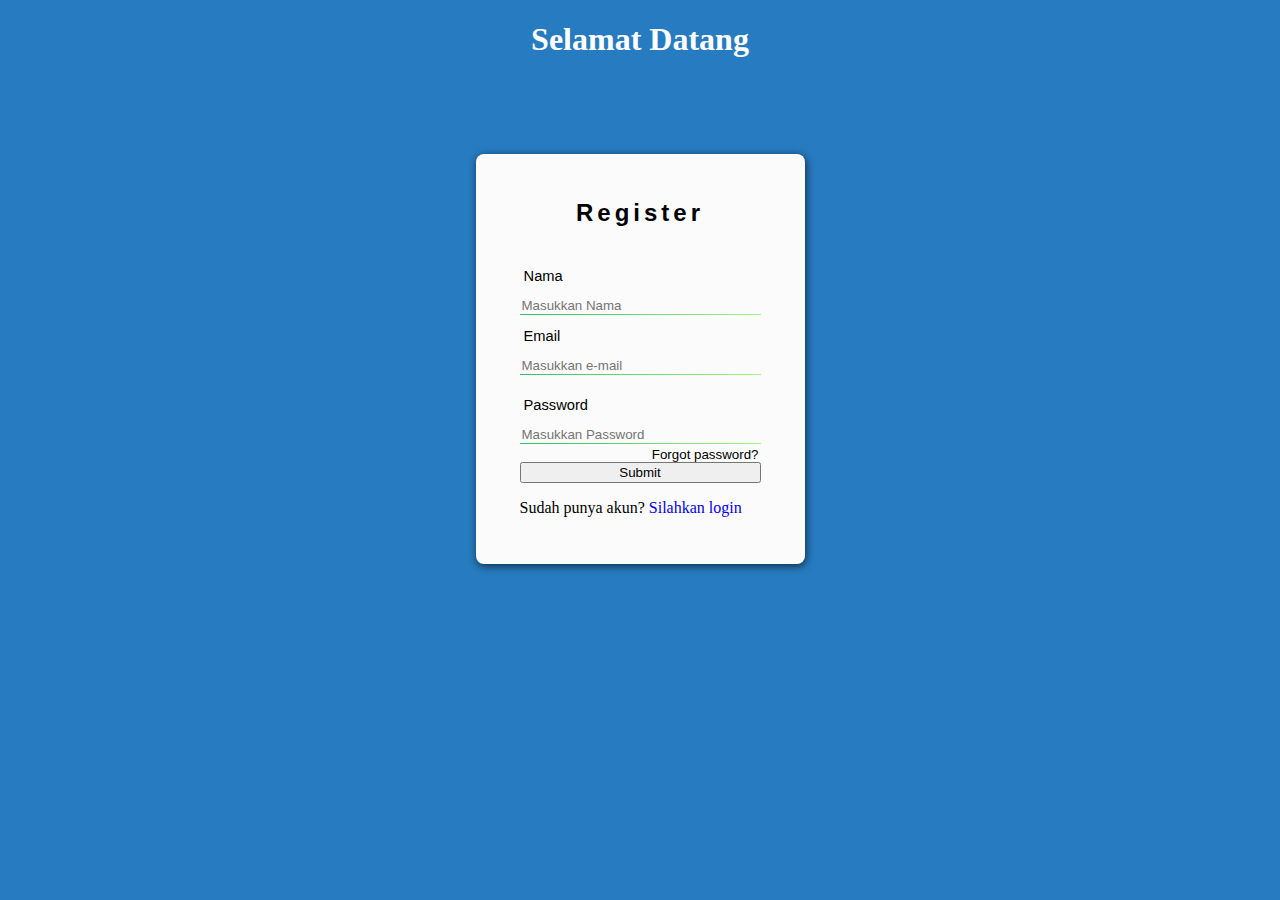
<file: register1.html>
<!doctype html>
<html lang="en">

<head>
    <meta charset="utf-8">
    <meta name="viewport" content="width=device-width, initial-scale=1">
    <title>Register</title>
    <link href="https://cdn.jsdelivr.net/npm/bootstrap@5.2.2/dist/css/bootstrap.min.css" rel="stylesheet"
        integrity="sha384-Zenh87qX5JnK2Jl0vWa8Ck2rdkQ2Bzep5IDxbcnCeuOxjzrPF/et3URy9Bv1WTRi" crossorigin="anonymous">
    <link rel="stylesheet" href="login1.css">
</head>

<body>
    <h1 style="text-align: center;color: white;">Selamat Datang</h1>

    <body>
        <div id="card">
            <div id="card-content">
                <div id="card-title">
                    <h2>Register</h2>
                </div>
                <form method="post" class="form">
                    <label for="user-email" style="padding-top:13px">
                        &nbsp;Nama
                    </label>
                    <input id="name" class="form-content" type="email" name="email" autocomplete="on" required
                        placeholder="Masukkan Nama" />
                    <div class="form-border"></div>
                    <label for="user-email" style="padding-top:13px">
                        &nbsp;Email
                    </label>
                    <input id="email" class="form-content" type="email" name="email" autocomplete="on" required
                        placeholder="Masukkan e-mail" />
                    <div class="form-border"></div>
                    <label for="user-password" style="padding-top:22px">&nbsp;Password
                    </label>
                    <input id="password" class="form-content" type="password" name="password" required
                        placeholder="Masukkan Password" />
                    <div class="form-border"></div>
                    <a href="#">
                        <legend id="forgot-pass">Forgot password?</legend>
                    </a>
                    <button id="register-btn" type="button" class="btn btn-primary">Submit</button>
                    <p>Sudah punya akun? <span><a href="/login1.html" class="text">Silahkan login</a></span></p>
                </form>
            </div>
        </div>
        <script src="register1.js"></script>
    </body>

</html>
</file>
<file: home.css>
* {
    margin: 0;
    padding: 0;
}

.logo {
    margin-left: 20px;
}
.listMenu{
    margin-right: 20px;
}

.btn{
    font-size: 18px
}

.button{
    background-color:#FFCB42;
    border-radius: 5px;
    font-size: 20px;
}

.banner{
    background-image: url('./image/health-still-life-with-copy-space.jpg');
    background-size: cover;
    height: 100vh;
    padding-top:150px;
    padding-bottom: 100px;
    color:#000;
    font-family:serif;
}

h4{
    color:#000;
    font-weight: bold;
}

h5{
    font-weight: bold;
    font-size: 20x;
}

p{
    font-size: 20px;
}

button{
    font-size:20px;
}

h1{
    font-size:50px;
}

.crop-img{
    object-fit:cover; 
}

.btn{
    background-color:#FFCB42;
    border-radius: 25px;
}
</file>
<file: about.css>
.logo {
    margin-left: 20px;
}
.Kumenu{
    margin-right: 20px;
}
container-h3{
    font-size: 40px;
    color: rgb(15, 12, 12);
}
p{
    font-size: 21px;
}
</file>
<file: dokter.css>
.logo {
    margin-left: 20px;
}
.Kumenu{
    margin-right: 20px;
}
.listMenu{
    margin-right: 20px;
}
#listDokter{
    margin: 20px;
    margin-top: 40px;
    margin-left: 40px;
}
.slide{
    height: 500px;
}
.judulAtas{
    margin-top: 100px;
    margin-left: 50px;
}
.textjudul{
    font-size: 50px;
}
.imgJudul{
    margin-left: 100px;
}
.atasan{
    margin-left: 40px;
}
</file>
<file: login1.css>
a {
    text-decoration: none;
  }
  body {
    background-color: #277BC0;
    background-repeat: no-repeat;
  }
  label {
    font-family: "Raleway", sans-serif;
    font-size: 11pt;
  }
  #forgot-pass {
    color: black;
    font-family: "Raleway", sans-serif;
    font-size: 10pt;
    margin-top: 3px;
    text-align: right;
  }
  #card {
    background: #fbfbfb;
    border-radius: 8px;
    box-shadow: 1px 2px 8px rgba(0, 0, 0, 0.65);
    height: 410px;
    margin: 6rem auto 8.1rem auto;
    width: 329px;
  }
  #card-content {
    padding: 12px 44px;
  }
  #card-title {
    font-family: "Raleway Thin", sans-serif;
    letter-spacing: 4px;
    padding-bottom: 8px;
    padding-top: 13px;
    text-align: center;
  }
  #signup {
    color: black;
    font-family: "Raleway", sans-serif;
    font-size: 10pt;
    margin-top: 16px;
    text-align: center;
  }
  #submit-btn {
    background: -webkit-linear-gradient(right, #a6f77b, #2dbd6e);
    border: none;
    border-radius: 21px;
    box-shadow: 0px 1px 8px #24c64f;
    cursor: pointer;
    color: white;
    font-family: "Raleway SemiBold", sans-serif;
    height: 42.3px;
    margin: 0 auto;
    margin-top: 50px;
    transition: 0.25s;
    width: 153px;
  }
  #submit-btn:hover {
    box-shadow: 0px 1px 18px blue;
  }
  .form {
    align-items: left;
    display: flex;
    flex-direction: column;
  }
  .form-border {
    background: -webkit-linear-gradient(right, #a6f77b, #2ec06f);
    height: 1px;
    width: 100%;
  }
  .form-content {
    background: #fbfbfb;
    border: none;
    outline: none;
    padding-top: 14px;
  }
  .underline-title {
    background: -webkit-linear-gradient(right, #1d8d7a, #2ec06f);
    height: 2px;
    margin: -1.1rem auto 0 auto;
    width: 89px;
  }
</file>
